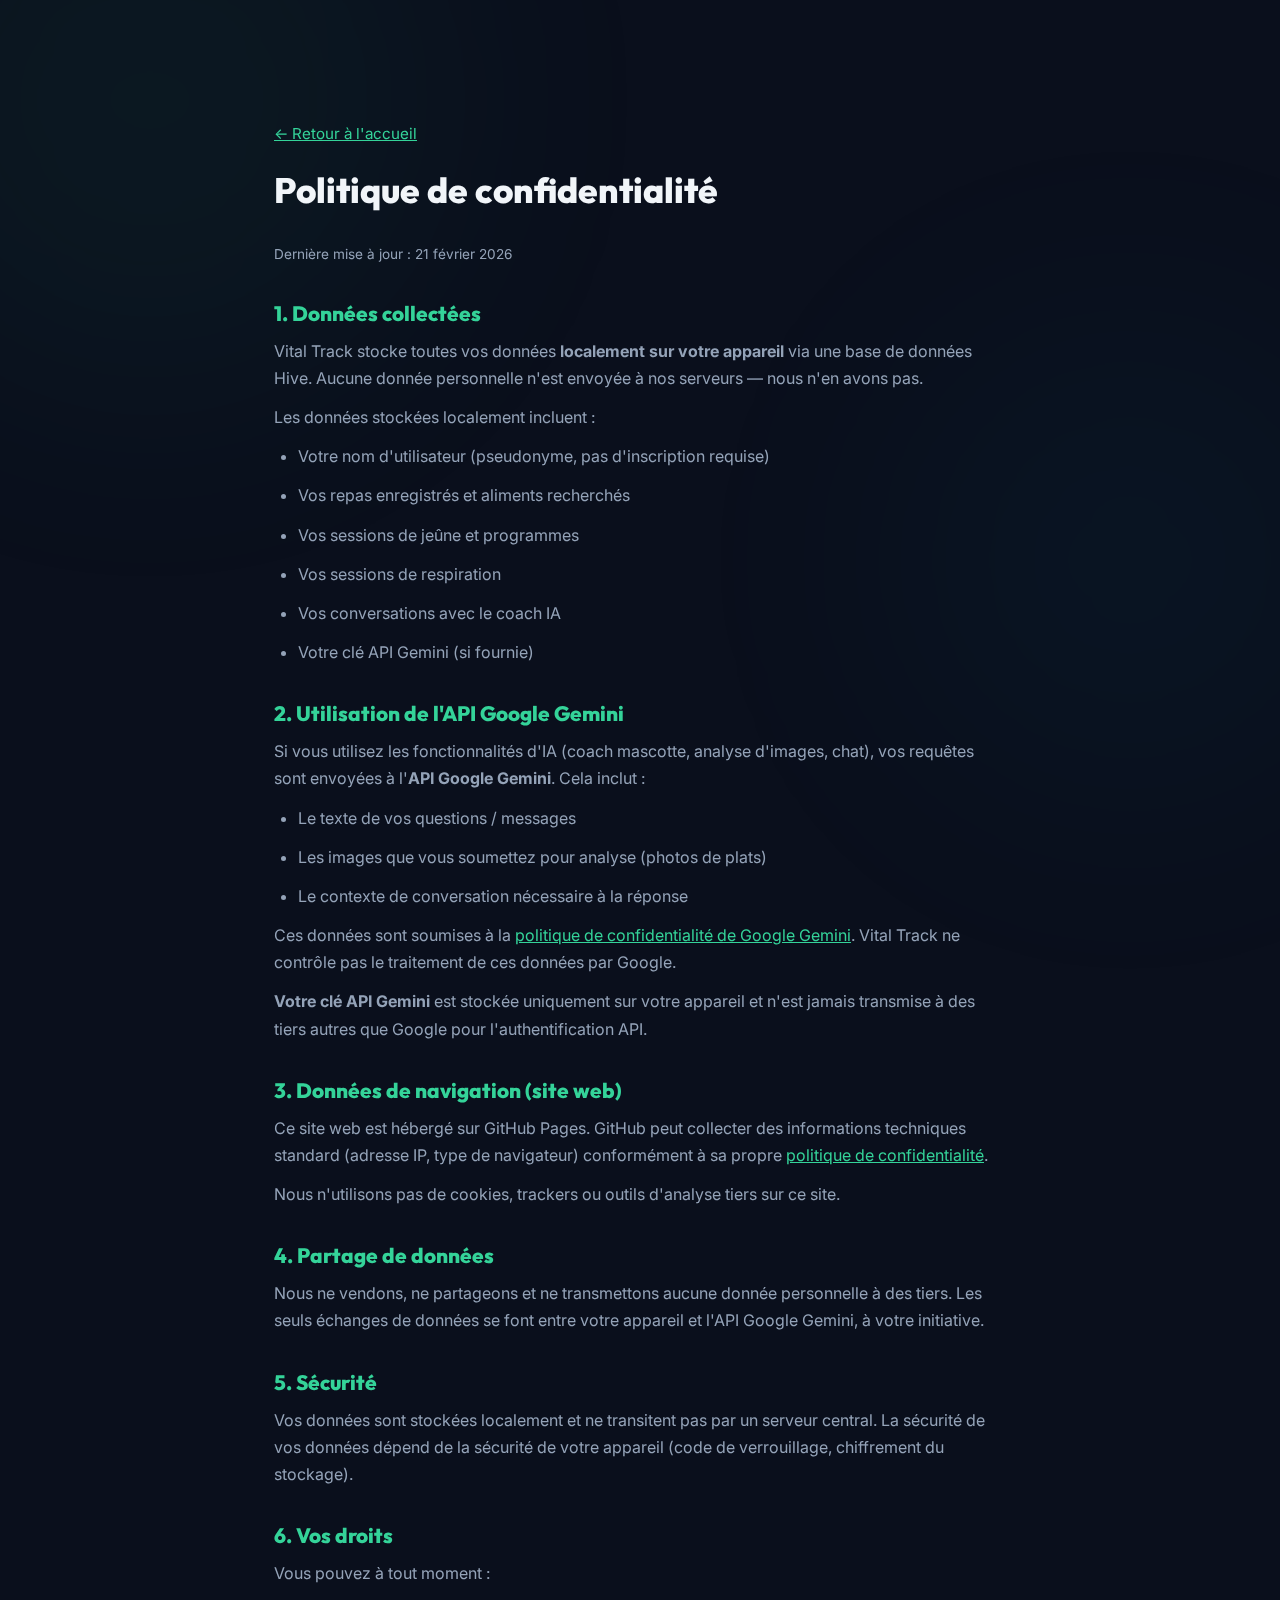
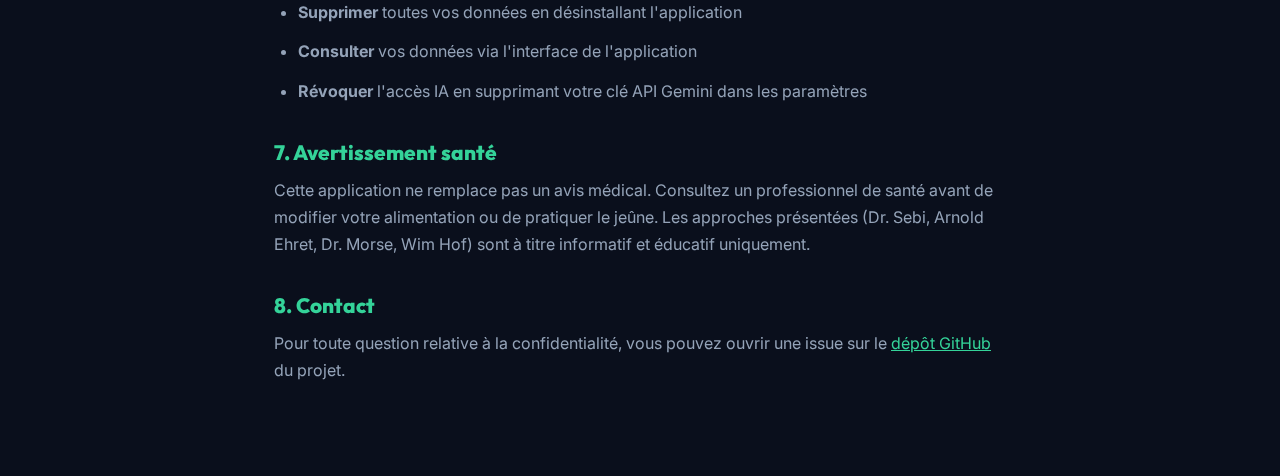
<file: docs/privacy.html>
<!DOCTYPE html>
<html lang="fr">

<head>
    <meta charset="UTF-8">
    <meta name="viewport" content="width=device-width, initial-scale=1.0">
    <title>Politique de confidentialité — Vital Track</title>
    <meta name="description" content="Politique de confidentialité de l'application Vital Track.">
    <link rel="icon" type="image/png" href="screenshots/dashboard.png">
    <link rel="preconnect" href="https://fonts.googleapis.com">
    <link rel="preconnect" href="https://fonts.gstatic.com" crossorigin>
    <link
        href="https://fonts.googleapis.com/css2?family=Outfit:wght@300;400;500;600;700;800;900&family=Inter:wght@400;500;600;700&display=swap"
        rel="stylesheet">
    <link rel="stylesheet" href="style.css">
    <style>
        .privacy-content {
            max-width: 780px;
            margin: 0 auto;
            padding: 120px 24px 80px;
        }

        .privacy-content h1 {
            font-size: 2.2rem;
            margin-bottom: 32px;
        }

        .privacy-content h2 {
            font-size: 1.3rem;
            margin: 36px 0 12px;
            color: var(--accent);
        }

        .privacy-content p,
        .privacy-content li {
            color: var(--text-muted);
            line-height: 1.7;
            margin-bottom: 12px;
        }

        .privacy-content ul {
            padding-left: 24px;
        }

        .privacy-content a {
            color: var(--accent);
            text-decoration: underline;
        }

        .back-link {
            display: inline-flex;
            align-items: center;
            gap: 6px;
            color: var(--text-muted);
            margin-bottom: 24px;
            font-size: 0.95rem;
        }

        .back-link:hover {
            color: var(--accent);
        }

        .last-updated {
            color: var(--text-dim);
            font-size: 0.85rem;
            margin-bottom: 32px;
        }
    </style>
</head>

<body>
    <div class="blob blob-1"></div>
    <div class="blob blob-2"></div>

    <div class="privacy-content">
        <a href="index.html" class="back-link">← Retour à l'accueil</a>

        <h1>Politique de confidentialité</h1>
        <p class="last-updated">Dernière mise à jour : 21 février 2026</p>

        <h2>1. Données collectées</h2>
        <p>Vital Track stocke toutes vos données <strong>localement sur votre appareil</strong> via une base de données
            Hive. Aucune donnée personnelle n'est envoyée à nos serveurs — nous n'en avons pas.</p>
        <p>Les données stockées localement incluent :</p>
        <ul>
            <li>Votre nom d'utilisateur (pseudonyme, pas d'inscription requise)</li>
            <li>Vos repas enregistrés et aliments recherchés</li>
            <li>Vos sessions de jeûne et programmes</li>
            <li>Vos sessions de respiration</li>
            <li>Vos conversations avec le coach IA</li>
            <li>Votre clé API Gemini (si fournie)</li>
        </ul>

        <h2>2. Utilisation de l'API Google Gemini</h2>
        <p>Si vous utilisez les fonctionnalités d'IA (coach mascotte, analyse d'images, chat), vos requêtes sont
            envoyées à l'<strong>API Google Gemini</strong>. Cela inclut :</p>
        <ul>
            <li>Le texte de vos questions / messages</li>
            <li>Les images que vous soumettez pour analyse (photos de plats)</li>
            <li>Le contexte de conversation nécessaire à la réponse</li>
        </ul>
        <p>Ces données sont soumises à la <a href="https://ai.google.dev/gemini-api/terms" target="_blank"
                rel="noopener">politique de confidentialité de Google Gemini</a>. Vital Track ne contrôle pas le
            traitement de ces données par Google.</p>
        <p><strong>Votre clé API Gemini</strong> est stockée uniquement sur votre appareil et n'est jamais transmise à
            des tiers autres que Google pour l'authentification API.</p>

        <h2>3. Données de navigation (site web)</h2>
        <p>Ce site web est hébergé sur GitHub Pages. GitHub peut collecter des informations techniques standard (adresse
            IP, type de navigateur) conformément à sa propre <a
                href="https://docs.github.com/en/site-policy/privacy-policies/github-general-privacy-statement"
                target="_blank" rel="noopener">politique de confidentialité</a>.</p>
        <p>Nous n'utilisons pas de cookies, trackers ou outils d'analyse tiers sur ce site.</p>

        <h2>4. Partage de données</h2>
        <p>Nous ne vendons, ne partageons et ne transmettons aucune donnée personnelle à des tiers. Les seuls échanges
            de données se font entre votre appareil et l'API Google Gemini, à votre initiative.</p>

        <h2>5. Sécurité</h2>
        <p>Vos données sont stockées localement et ne transitent pas par un serveur central. La sécurité de vos données
            dépend de la sécurité de votre appareil (code de verrouillage, chiffrement du stockage).</p>

        <h2>6. Vos droits</h2>
        <p>Vous pouvez à tout moment :</p>
        <ul>
            <li><strong>Supprimer</strong> toutes vos données en désinstallant l'application</li>
            <li><strong>Consulter</strong> vos données via l'interface de l'application</li>
            <li><strong>Révoquer</strong> l'accès IA en supprimant votre clé API Gemini dans les paramètres</li>
        </ul>

        <h2>7. Avertissement santé</h2>
        <p>Cette application ne remplace pas un avis médical. Consultez un professionnel de santé avant de modifier
            votre alimentation ou de pratiquer le jeûne. Les approches présentées (Dr. Sebi, Arnold Ehret, Dr. Morse,
            Wim Hof) sont à titre informatif et éducatif uniquement.</p>

        <h2>8. Contact</h2>
        <p>Pour toute question relative à la confidentialité, vous pouvez ouvrir une issue sur le <a
                href="https://github.com/fnnktkygl-code/vital_track" target="_blank" rel="noopener">dépôt GitHub</a> du
            projet.</p>
    </div>
</body>

</html>
</file>
<file: docs/style.css>
/* ═══════════════════════════════════════════════════════════════════
   VITAL TRACK — Landing Page Styles
   ═══════════════════════════════════════════════════════════════════ */

/* ── Variables ─────────────────────────────────────────────────────── */
:root {
    --bg: #0A0F1C;
    --bg-alt: #111827;
    --surface: rgba(17, 24, 39, 0.6);
    --text: #F1F5F9;
    --text-muted: #94A3B8;
    --text-dim: #64748B;
    --accent: #34D399;
    --accent-alt: #06B6D4;
    --gradient: linear-gradient(135deg, #34D399 0%, #06B6D4 50%, #818CF8 100%);
    --gradient-btn: linear-gradient(135deg, #34D399 0%, #06B6D4 100%);
    --glass: rgba(30, 41, 59, 0.5);
    --glass-border: rgba(255, 255, 255, 0.06);
    --glow-green: rgba(52, 211, 153, 0.25);
    --radius: 20px;
    --font-h: 'Outfit', sans-serif;
    --font-b: 'Inter', sans-serif;
}

/* ── Reset ─────────────────────────────────────────────────────────── */
*,
*::before,
*::after {
    box-sizing: border-box;
    margin: 0;
    padding: 0;
}

html {
    scroll-behavior: smooth;
    scroll-padding-top: 80px;
}

body {
    font-family: var(--font-b);
    background: var(--bg);
    color: var(--text);
    overflow-x: hidden;
    line-height: 1.65;
    -webkit-font-smoothing: antialiased;
}

h1,
h2,
h3,
h4 {
    font-family: var(--font-h);
    font-weight: 800;
    line-height: 1.15;
}

a {
    text-decoration: none;
    color: inherit;
    transition: all 0.3s ease;
}

img {
    max-width: 100%;
    display: block;
}

.container {
    max-width: 1200px;
    margin: 0 auto;
    padding: 0 24px;
}

.gradient-text {
    background: var(--gradient);
    -webkit-background-clip: text;
    background-clip: text;
    -webkit-text-fill-color: transparent;
}

/* ── Animated blobs ────────────────────────────────────────────────── */
.blob {
    position: fixed;
    border-radius: 50%;
    filter: blur(140px);
    z-index: -1;
    opacity: 0.35;
    pointer-events: none;
}

.blob-1 {
    width: 600px;
    height: 600px;
    background: rgba(52, 211, 153, 0.15);
    top: -200px;
    left: -150px;
    animation: drift 25s infinite alternate ease-in-out;
}

.blob-2 {
    width: 500px;
    height: 500px;
    background: rgba(6, 182, 212, 0.12);
    bottom: 10%;
    right: -100px;
    animation: drift 30s infinite alternate-reverse ease-in-out;
}

.blob-3 {
    width: 400px;
    height: 400px;
    background: rgba(129, 140, 248, 0.1);
    top: 50%;
    left: 30%;
    animation: drift 20s infinite alternate ease-in-out;
    animation-delay: -8s;
}

@keyframes drift {
    0% {
        transform: translate(0, 0) scale(1);
    }

    50% {
        transform: translate(40px, -30px) scale(1.05);
    }

    100% {
        transform: translate(-30px, 40px) scale(0.95);
    }
}

/* ── Glassmorphism ─────────────────────────────────────────────────── */
.glassmorphism {
    background: var(--glass);
    backdrop-filter: blur(24px);
    -webkit-backdrop-filter: blur(24px);
    border: 1px solid var(--glass-border);
    border-radius: var(--radius);
}

/* ══════════════ NAVBAR ══════════════ */
.navbar {
    position: fixed;
    top: 0;
    width: 100%;
    z-index: 200;
    padding: 16px 0;
    background: rgba(10, 15, 28, 0.85);
    backdrop-filter: blur(20px);
    border-bottom: 1px solid var(--glass-border);
}

.nav-content {
    display: flex;
    justify-content: space-between;
    align-items: center;
}

.logo {
    font-family: var(--font-h);
    font-size: 1.4rem;
    font-weight: 800;
    display: flex;
    align-items: center;
    gap: 6px;
}

.logo-icon {
    font-size: 1.3rem;
}

.logo-accent {
    color: var(--accent);
}

.nav-links {
    display: flex;
    align-items: center;
    gap: 28px;
}

.nav-links a {
    color: var(--text-muted);
    font-size: 0.92rem;
    font-weight: 500;
}

.nav-links a:hover {
    color: var(--text);
}

.btn-nav {
    background: var(--gradient-btn) !important;
    color: #fff !important;
    padding: 10px 22px;
    border-radius: 10px;
    font-weight: 600;
    font-size: 0.9rem;
    box-shadow: 0 8px 20px -4px var(--glow-green);
    transition: transform 0.3s, box-shadow 0.3s;
}

.btn-nav:hover {
    transform: translateY(-2px);
    box-shadow: 0 12px 28px -4px var(--glow-green);
}

.hamburger {
    display: none;
    background: none;
    border: none;
    color: var(--text);
    font-size: 1.6rem;
    cursor: pointer;
}

.mobile-nav {
    display: none;
    position: fixed;
    top: 64px;
    left: 0;
    width: 100%;
    background: rgba(10, 15, 28, 0.95);
    backdrop-filter: blur(20px);
    z-index: 190;
    flex-direction: column;
    padding: 20px 24px;
    gap: 16px;
    border-bottom: 1px solid var(--glass-border);
    transform: translateY(-100%);
    opacity: 0;
    transition: all 0.3s ease;
}

.mobile-nav.open {
    transform: translateY(0);
    opacity: 1;
    display: flex;
}

.mobile-nav a {
    color: var(--text-muted);
    font-size: 1rem;
    font-weight: 500;
}

/* ══════════════ BUTTONS ══════════════ */
.btn-primary {
    display: inline-flex;
    align-items: center;
    gap: 10px;
    background: var(--gradient-btn);
    color: #fff;
    padding: 16px 36px;
    border-radius: 14px;
    font-weight: 700;
    font-size: 1.05rem;
    border: none;
    cursor: pointer;
    box-shadow: 0 12px 30px -6px var(--glow-green);
    transition: all 0.3s cubic-bezier(0.2, 0.8, 0.2, 1);
}

.btn-primary:hover {
    transform: translateY(-3px);
    box-shadow: 0 16px 40px -6px var(--glow-green);
    filter: brightness(1.08);
}

.btn-large {
    padding: 18px 44px;
    font-size: 1.1rem;
}

.btn-secondary {
    display: inline-flex;
    align-items: center;
    gap: 10px;
    background: transparent;
    color: var(--text);
    padding: 16px 36px;
    border-radius: 14px;
    font-weight: 700;
    font-size: 1.05rem;
    border: 2px solid rgba(255, 255, 255, 0.15);
    cursor: pointer;
    transition: all 0.3s cubic-bezier(0.2, 0.8, 0.2, 1);
}

.btn-secondary:hover {
    border-color: var(--accent);
    color: var(--accent);
    transform: translateY(-2px);
}

.btn-web {
    background: linear-gradient(135deg, #818CF8 0%, #A855F7 100%) !important;
    box-shadow: 0 8px 20px -4px rgba(129, 140, 248, 0.3) !important;
}

.btn-web:hover {
    box-shadow: 0 12px 28px -4px rgba(129, 140, 248, 0.4) !important;
}

/* ══════════════ HERO ══════════════ */
.hero {
    min-height: 100vh;
    display: flex;
    align-items: center;
    padding-top: 100px;
    padding-bottom: 60px;
}

.hero-content {
    display: flex;
    align-items: center;
    gap: 60px;
}

.hero-text {
    flex: 1.1;
}

.badge {
    display: inline-flex;
    align-items: center;
    gap: 8px;
    padding: 8px 18px;
    background: rgba(52, 211, 153, 0.08);
    border: 1px solid rgba(52, 211, 153, 0.2);
    border-radius: 100px;
    color: var(--accent);
    font-size: 0.85rem;
    font-weight: 600;
    margin-bottom: 28px;
}

.hero h1 {
    font-size: 3.6rem;
    letter-spacing: -0.03em;
    margin-bottom: 24px;
}

.hero-desc {
    font-size: 1.12rem;
    color: var(--text-muted);
    max-width: 520px;
    margin-bottom: 36px;
}

.hero-desc strong {
    color: var(--text);
}

.hero-actions {
    display: flex;
    align-items: center;
    gap: 16px;
    margin-bottom: 32px;
    flex-wrap: wrap;
}

.version-tag {
    color: var(--text-dim);
    font-size: 0.85rem;
    font-weight: 500;
    padding: 8px 16px;
    background: rgba(255, 255, 255, 0.04);
    border-radius: 8px;
    border: 1px solid var(--glass-border);
}

.hero-trust {
    display: flex;
    gap: 24px;
    flex-wrap: wrap;
}

.trust-item {
    display: flex;
    align-items: center;
    gap: 6px;
    color: var(--text-dim);
    font-size: 0.85rem;
    font-weight: 500;
}

.trust-item i {
    color: var(--accent);
    font-size: 1.1rem;
}

/* Phone frame */
.hero-visual {
    flex: 0.9;
    display: flex;
    justify-content: center;
    perspective: 1200px;
}

.phone-frame {
    width: 280px;
    border-radius: 36px;
    border: 6px solid #1E293B;
    overflow: hidden;
    box-shadow:
        0 40px 80px -20px rgba(0, 0, 0, 0.6),
        0 0 0 1px rgba(255, 255, 255, 0.05),
        0 0 60px -10px var(--glow-green);
    transform: rotateY(-12deg) rotateX(5deg);
    transition: transform 0.5s ease;
    background: #000;
}

.phone-frame:hover {
    transform: rotateY(-4deg) rotateX(2deg);
}

.phone-screenshot {
    width: 100%;
    display: block;
}

/* ══════════════ SECTION HEADERS ══════════════ */
.section-header {
    text-align: center;
    margin-bottom: 60px;
}

.section-header h2 {
    font-size: 2.6rem;
    margin-bottom: 16px;
}

.section-header p {
    color: var(--text-muted);
    max-width: 580px;
    margin: 0 auto;
    font-size: 1.05rem;
}

/* ══════════════ FEATURES ══════════════ */
.features {
    padding: 100px 0;
}

.feature-grid {
    display: grid;
    grid-template-columns: repeat(3, 1fr);
    gap: 24px;
}

.feature-card {
    background: var(--glass);
    backdrop-filter: blur(16px);
    -webkit-backdrop-filter: blur(16px);
    border: 1px solid var(--glass-border);
    border-radius: var(--radius);
    padding: 36px 28px;
    transition: all 0.5s cubic-bezier(0.2, 0.8, 0.2, 1);
    opacity: 0;
    transform: translateY(24px);
}

.feature-card.visible {
    opacity: 1;
    transform: translateY(0);
}

.feature-card:hover {
    transform: translateY(-8px);
    border-color: rgba(255, 255, 255, 0.12);
    box-shadow: 0 20px 40px -12px rgba(0, 0, 0, 0.4);
}

.feature-icon {
    width: 56px;
    height: 56px;
    border-radius: 16px;
    display: flex;
    align-items: center;
    justify-content: center;
    font-size: 24px;
    margin-bottom: 24px;
}

.icon-fire {
    background: rgba(239, 68, 68, 0.12);
    color: #F87171;
}

.icon-leaf {
    background: rgba(52, 211, 153, 0.12);
    color: #34D399;
}

.icon-wind {
    background: rgba(56, 189, 248, 0.12);
    color: #38BDF8;
}

.icon-scan {
    background: rgba(168, 85, 247, 0.12);
    color: #A855F7;
}

.icon-chart {
    background: rgba(251, 146, 60, 0.12);
    color: #FB923C;
}

.icon-ai {
    background: rgba(129, 140, 248, 0.12);
    color: #818CF8;
}

.feature-card h3 {
    font-size: 1.2rem;
    margin-bottom: 12px;
    font-weight: 700;
}

.feature-card p {
    color: var(--text-muted);
    font-size: 0.92rem;
    line-height: 1.6;
    margin: 0;
}

/* ══════════════ SCREENSHOTS ══════════════ */
.screenshots {
    padding: 80px 0 100px;
}

.screenshot-track {
    display: flex;
    gap: 28px;
    overflow-x: auto;
    padding: 20px 0 40px;
    scroll-snap-type: x mandatory;
    -webkit-overflow-scrolling: touch;
}

.screenshot-track::-webkit-scrollbar {
    height: 6px;
}

.screenshot-track::-webkit-scrollbar-track {
    background: var(--bg-alt);
    border-radius: 10px;
}

.screenshot-track::-webkit-scrollbar-thumb {
    background: var(--accent);
    border-radius: 10px;
}

.screenshot-item {
    flex: 0 0 260px;
    scroll-snap-align: start;
    text-align: center;
    opacity: 0;
    transform: translateY(24px);
    transition: all 0.5s cubic-bezier(0.2, 0.8, 0.2, 1);
}

.screenshot-item.visible {
    opacity: 1;
    transform: translateY(0);
}

.screenshot-item img {
    width: 100%;
    border-radius: 24px;
    border: 3px solid #1E293B;
    box-shadow: 0 24px 50px -12px rgba(0, 0, 0, 0.5);
    transition: transform 0.3s ease;
}

.screenshot-item img:hover {
    transform: scale(1.03);
}

.screenshot-label {
    display: block;
    margin-top: 16px;
    font-size: 0.9rem;
    font-weight: 600;
    color: var(--text-muted);
}

/* ══════════════ PHILOSOPHY / MASTERS ══════════════ */
.philosophy {
    padding: 80px 0 100px;
}

.masters-grid {
    display: grid;
    grid-template-columns: repeat(4, 1fr);
    gap: 24px;
}

.master-card {
    text-align: center;
    padding: 36px 24px;
    background: var(--glass);
    backdrop-filter: blur(16px);
    border: 1px solid var(--glass-border);
    border-radius: var(--radius);
    opacity: 0;
    transform: translateY(24px);
    transition: all 0.5s cubic-bezier(0.2, 0.8, 0.2, 1);
}

.master-card.visible {
    opacity: 1;
    transform: translateY(0);
}

.master-card:hover {
    border-color: rgba(255, 255, 255, 0.1);
    transform: translateY(-6px);
}

.master-emoji {
    font-size: 2.5rem;
    margin-bottom: 16px;
}

.master-card h3 {
    font-size: 1.15rem;
    margin-bottom: 10px;
}

.master-card p {
    color: var(--text-muted);
    font-size: 0.88rem;
    margin: 0;
}

/* ══════════════ DOWNLOAD CTA ══════════════ */
.download-section {
    padding: 60px 0 120px;
}

.cta-card {
    padding: 60px;
    position: relative;
    overflow: hidden;
}

.cta-card::before {
    content: '';
    position: absolute;
    top: -50%;
    right: -30%;
    width: 500px;
    height: 500px;
    background: radial-gradient(circle, rgba(52, 211, 153, 0.1), transparent 60%);
    pointer-events: none;
}

.cta-content {
    position: relative;
    z-index: 2;
}

.cta-content h2 {
    font-size: 2rem;
    margin-bottom: 16px;
}

.cta-content>p {
    color: var(--text-muted);
    font-size: 1.05rem;
    margin-bottom: 28px;
}

.install-steps {
    list-style: none;
    padding: 0;
    margin: 0 0 36px 0;
    display: grid;
    grid-template-columns: 1fr 1fr;
    gap: 12px;
}

.install-steps li {
    padding: 14px 18px;
    background: rgba(255, 255, 255, 0.03);
    border: 1px solid var(--glass-border);
    border-radius: 12px;
    font-size: 0.93rem;
    color: var(--text);
}

.install-steps li strong {
    color: var(--accent);
}

.cta-actions {
    display: flex;
    gap: 16px;
    flex-wrap: wrap;
}

/* ══════════════ FOOTER ══════════════ */
footer {
    border-top: 1px solid var(--glass-border);
    padding: 40px 0;
}

.footer-content {
    text-align: center;
}

.footer-brand {
    margin-bottom: 16px;
}

.footer-brand .logo {
    display: inline-flex;
    margin-bottom: 8px;
}

.footer-brand p {
    color: var(--text-dim);
    font-size: 0.9rem;
}

.footer-links {
    margin-bottom: 16px;
}

.footer-links a {
    color: var(--text-muted);
    font-size: 0.9rem;
    display: inline-flex;
    align-items: center;
    gap: 6px;
}

.footer-links a:hover {
    color: var(--accent);
}

.copyright {
    color: var(--text-dim);
    font-size: 0.8rem;
}

/* Health disclaimer */
.health-disclaimer {
    background: rgba(239, 68, 68, 0.06);
    border: 1px solid rgba(239, 68, 68, 0.15);
    border-radius: 12px;
    padding: 16px 20px;
    margin-bottom: 28px;
}

.health-disclaimer p {
    color: var(--text-muted);
    font-size: 0.85rem;
    line-height: 1.55;
    margin: 0;
}

.health-disclaimer strong {
    color: #F87171;
}

.health-disclaimer i {
    color: #F87171;
    margin-right: 4px;
}

/* Web limitation notice */
.web-notice {
    color: var(--text-dim);
    font-size: 0.82rem;
    margin-top: 12px;
    display: flex;
    align-items: center;
    gap: 6px;
}

.web-notice i {
    color: var(--accent-alt);
}

/* Footer separator */
.footer-sep {
    color: var(--text-dim);
    margin: 0 8px;
}

/* ══════════════ RESPONSIVE ══════════════ */
@media (max-width: 1024px) {
    .feature-grid {
        grid-template-columns: repeat(2, 1fr);
    }

    .masters-grid {
        grid-template-columns: repeat(2, 1fr);
    }

    .install-steps {
        grid-template-columns: 1fr;
    }
}

@media (max-width: 768px) {
    .nav-links {
        display: none;
    }

    .hamburger {
        display: block;
    }

    .mobile-nav {
        display: flex;
        transform: translateY(-100%);
        opacity: 0;
    }

    .hero-content {
        flex-direction: column;
        text-align: center;
        gap: 40px;
        padding-top: 30px;
    }

    .hero h1 {
        font-size: 2.5rem;
    }

    .hero-desc {
        margin: 0 auto 30px;
    }

    .hero-actions {
        justify-content: center;
    }

    .hero-trust {
        justify-content: center;
    }

    .phone-frame {
        width: 240px;
        transform: none;
    }

    .phone-frame:hover {
        transform: none;
    }

    .section-header h2 {
        font-size: 2rem;
    }

    .feature-grid {
        grid-template-columns: 1fr;
    }

    .masters-grid {
        grid-template-columns: 1fr 1fr;
    }

    .cta-card {
        padding: 36px 24px;
    }

    .cta-content h2 {
        font-size: 1.6rem;
    }
}

@media (max-width: 480px) {
    .hero h1 {
        font-size: 2rem;
    }

    .masters-grid {
        grid-template-columns: 1fr;
    }

    .screenshot-item {
        flex: 0 0 220px;
    }
}
</file>
